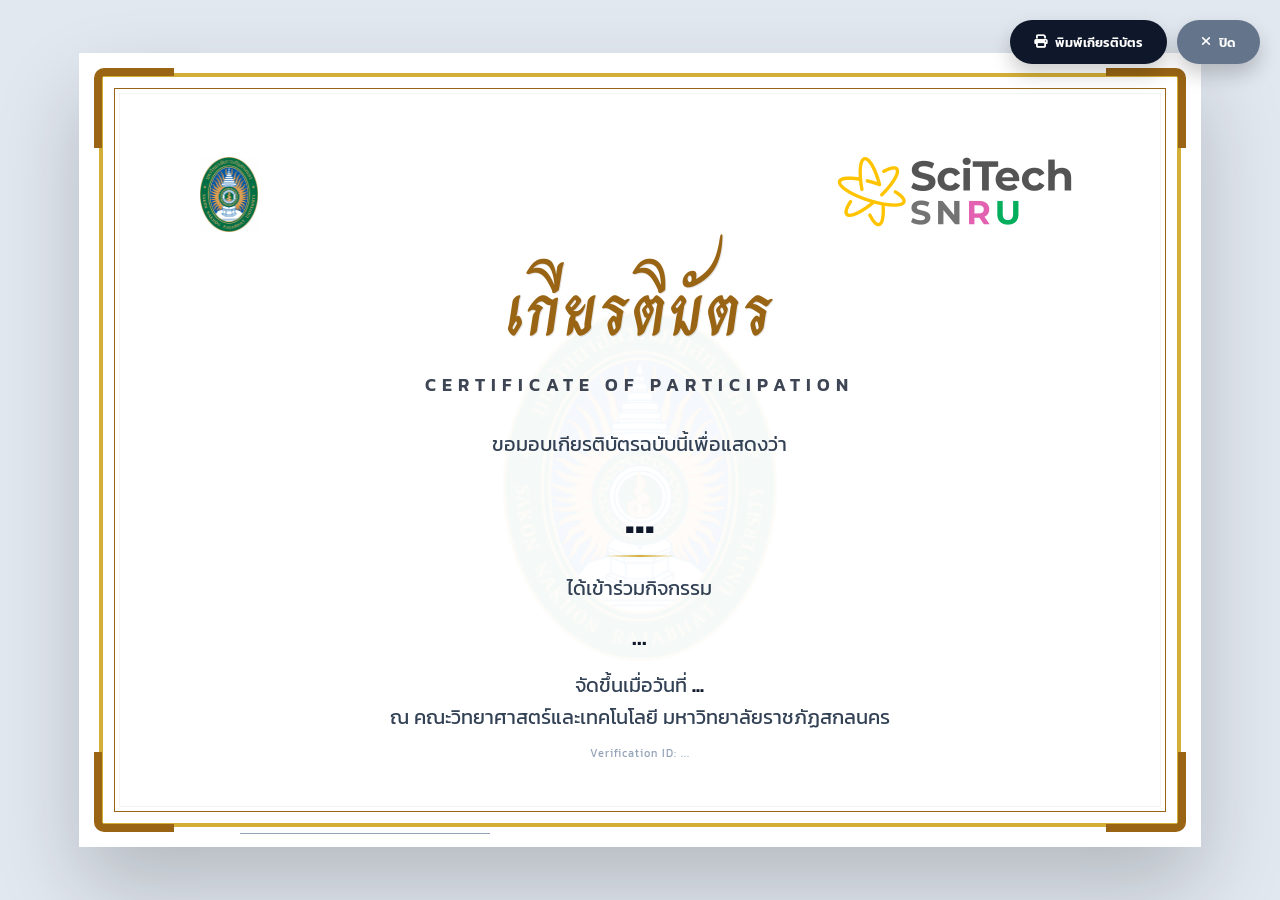
<file: certificate.html>
<!DOCTYPE html>
<html lang="th">
<head>
    <meta charset="UTF-8">
    <meta name="viewport" content="width=device-width, initial-scale=1.0">
    <title>เกียรติบัตร - University Activity Calendar</title>
    <link href="https://fonts.googleapis.com/css2?family=Kanit:wght@300;400;500;600;700&family=Charm:wght@400;700&display=swap" rel="stylesheet">
    <link rel="stylesheet" href="https://cdnjs.cloudflare.com/ajax/libs/font-awesome/6.4.0/css/all.min.css">
    <style>
        :root {
            --gold: #d4af37;
            --gold-dark: #996515;
            --navy: #0f172a;
            --white: #ffffff;
        }
        * { margin: 0; padding: 0; box-sizing: border-box; }
        
        @page {
            size: A4 landscape;
            margin: 0;
        }

        body {
            background: #e2e8f0;
            font-family: 'Kanit', sans-serif;
            display: flex;
            justify-content: center;
            align-items: center;
            min-height: 100vh;
            padding: 20px;
        }

        .certificate-container {
            width: 297mm;
            height: 210mm;
            background: var(--white);
            padding: 40px;
            position: relative;
            box-shadow: 0 40px 80px rgba(0,0,0,0.2);
            overflow: hidden;
            display: flex;
            justify-content: center;
            align-items: center;
        }

        /* Border with Ornaments */
        .border-outer {
            position: absolute;
            top: 20px; left: 20px; right: 20px; bottom: 20px;
            border: 4px solid var(--gold);
            pointer-events: none;
        }
        .border-inner {
            position: absolute;
            top: 35px; left: 35px; right: 35px; bottom: 35px;
            border: 1px solid var(--gold-dark);
            pointer-events: none;
        }
        
        /* Corner Ornaments (Simplified CSS version) */
        .corner {
            position: absolute;
            width: 80px; height: 80px;
            border: 8px solid var(--gold-dark);
            z-index: 5;
        }
        .top-left { top: 15px; left: 15px; border-right: none; border-bottom: none; border-radius: 10px 0 0 0; }
        .top-right { top: 15px; right: 15px; border-left: none; border-bottom: none; border-radius: 0 10px 0 0; }
        .bottom-left { bottom: 15px; left: 15px; border-right: none; border-top: none; border-radius: 0 0 0 10px; }
        .bottom-right { bottom: 15px; right: 15px; border-left: none; border-top: none; border-radius: 0 0 10px 0; }

        .certificate-content {
            width: 100%;
            height: 100%;
            border: 1px solid rgba(0,0,0,0.05);
            padding: 60px 80px;
            text-align: center;
            position: relative;
            z-index: 10;
            display: flex;
            flex-direction: column;
            justify-content: space-between;
        }

        /* Watermark */
        .certificate-content::before {
            content: '';
            position: absolute;
            top: 55%; left: 50%;
            transform: translate(-50%, -50%);
            width: 350px; height: 350px;
            background: url('static/img/snru_logo.png') no-repeat center;
            background-size: contain;
            opacity: 0.04;
            pointer-events: none;
            z-index: -1;
        }

        .header-logos {
            display: flex;
            justify-content: space-between;
            align-items: center;
            margin-bottom: 20px;
        }
        .header-logos img { height: 75px; object-fit: contain; }

        .cert-main-title {
            font-family: 'Charm', cursive;
            font-size: 72px;
            color: var(--gold-dark);
            font-weight: 700;
            margin-bottom: 5px;
            text-shadow: 1px 1px 0 rgba(0,0,0,0.1);
        }

        .cert-subtitle {
            font-size: 18px;
            text-transform: uppercase;
            letter-spacing: 6px;
            color: var(--navy);
            margin-bottom: 30px;
            font-weight: 600;
            opacity: 0.8;
        }

        .cert-body-text {
            font-size: 20px;
            color: #334155;
            line-height: 1.6;
        }

        .student-name {
            font-size: 48px;
            font-weight: 700;
            color: var(--navy);
            margin: 20px 0;
            position: relative;
            display: inline-block;
        }
        .student-name::after {
            content: '';
            position: absolute;
            bottom: -5px; left: -20px; right: -20px;
            height: 2px;
            background: linear-gradient(90deg, transparent, var(--gold), transparent);
        }

        .event-info {
            font-size: 24px;
            font-weight: 600;
            color: #0f172a;
            margin: 15px 0;
        }

        .cert-footer {
            display: flex;
            justify-content: space-between;
            align-items: flex-end;
            margin-top: 40px;
            padding: 0 40px;
        }

        .signature-box {
            width: 250px;
            text-align: center;
        }
        .signature-line {
            border-top: 1.5px solid #94a3b8;
            margin-top: 60px;
            padding-top: 10px;
        }
        .signature-name { font-size: 16px; font-weight: 700; color: var(--navy); }
        .signature-title { font-size: 13px; color: #64748b; }

        .cert-id-tag {
            position: absolute;
            bottom: 45px;
            left: 50%;
            transform: translateX(-50%);
            font-size: 11px;
            color: #94a3b8;
            letter-spacing: 1px;
        }

        .controls {
            position: fixed;
            top: 20px; right: 20px;
            display: flex; gap: 10px;
            z-index: 1000;
        }
        .btn-control {
            padding: 12px 24px;
            border-radius: 50px;
            border: none;
            background: var(--navy);
            color: white;
            font-family: 'Kanit', sans-serif;
            font-weight: 600;
            cursor: pointer;
            display: flex; align-items: center; gap: 8px;
            box-shadow: 0 10px 20px rgba(0,0,0,0.2);
            transition: 0.3s;
        }
        .btn-control:hover { transform: translateY(-3px); filter: brightness(1.2); }

        @media print {
            body { background: white; padding: 0; min-height: auto; }
            .controls { display: none; }
            .certificate-container { box-shadow: none; width: 297mm; height: 210mm; margin: 0; }
        }
    </style>
</head>
<body>
    <div class="controls">
        <button class="btn-control" onclick="window.print()">
            <i class="fa-solid fa-print"></i> พิมพ์เกียรติบัตร
        </button>
        <button class="btn-control" style="background:#64748b;" onclick="window.close()">
            <i class="fa-solid fa-xmark"></i> ปิด
        </button>
    </div>

    <div class="certificate-container">
        <!-- Borders & Corners -->
        <div class="border-outer"></div>
        <div class="border-inner"></div>
        <div class="corner top-left"></div>
        <div class="corner top-right"></div>
        <div class="corner bottom-left"></div>
        <div class="corner bottom-right"></div>

        <div class="certificate-content">
            <div class="header-logos">
                <img src="static/img/snru_logo.png" alt="SNRU">
                <div style="text-align: right;">
                    <img src="static/img/scitech_logo.png" alt="SciTech">
                </div>
            </div>
            
            <div>
                <h1 class="cert-main-title">เกียรติบัตร</h1>
                <p class="cert-subtitle">Certificate of Participation</p>

                <p class="cert-body-text">ขอมอบเกียรติบัตรฉบับนี้เพื่อแสดงว่า</p>
                <div class="student-name" id="cert-student-name">...</div>
                
                <p class="cert-body-text">ได้เข้าร่วมกิจกรรม</p>
                <div class="event-info" id="cert-event-title">...</div>
                
                <p class="cert-body-text">
                    จัดขึ้นเมื่อวันที่ <span id="cert-event-date" style="font-weight:700; color:var(--navy);">...</span><br>
                    ณ คณะวิทยาศาสตร์และเทคโนโลยี มหาวิทยาลัยราชภัฏสกลนคร
                </p>
            </div>

            <div class="cert-footer">
                <div class="signature-box">
                    <div class="signature-line">
                        <div class="signature-name">(ผู้ช่วยศาสตราจารย์ ดร.สันทนา กูลรัตน์)</div>
                        <div class="signature-title">คณบดีคณะวิทยาศาสตร์และเทคโนโลยี</div>
                    </div>
                </div>
                <div class="signature-box">
                    <div class="signature-line">
                        <div class="signature-name">(...................................................)</div>
                        <div class="signature-title">ประธานกรรมการดำเนินงาน</div>
                    </div>
                </div>
            </div>

            <div class="cert-id-tag" id="cert-id-text">Verification ID: ...</div>
        </div>
    </div>

    <script>
        async function loadCertData() {
            const urlParams = new URLSearchParams(window.location.search);
            const partId = urlParams.get('id');
            if (!partId) return;

            try {
                const res = await fetch(`/api/certificate/${partId}`);
                if (!res.ok) {
                    alert('ไม่สามารถโหลดข้อมูลเกียรติบัตรได้ หรือคุณไม่มีสิทธิ์เข้าถึง');
                    window.close();
                    return;
                }
                const data = await res.json();
                
                document.getElementById('cert-student-name').textContent = data.student_name;
                document.getElementById('cert-event-title').textContent = data.event_title;
                document.getElementById('cert-event-date').textContent = data.event_date;
                document.getElementById('cert-event-location').textContent = data.event_location || 'คณะวิทยาศาสตร์และเทคโนโลยี';
                document.getElementById('cert-id-text').textContent = 'CERT-ID: ' + data.id.substring(0,8).toUpperCase();
                
                document.title = `เกียรติบัตร_${data.student_name}_${data.event_title}`;
            } catch(e) {
                console.error(e);
            }
        }
        loadCertData();
    </script>
</body>
</html>
</file>
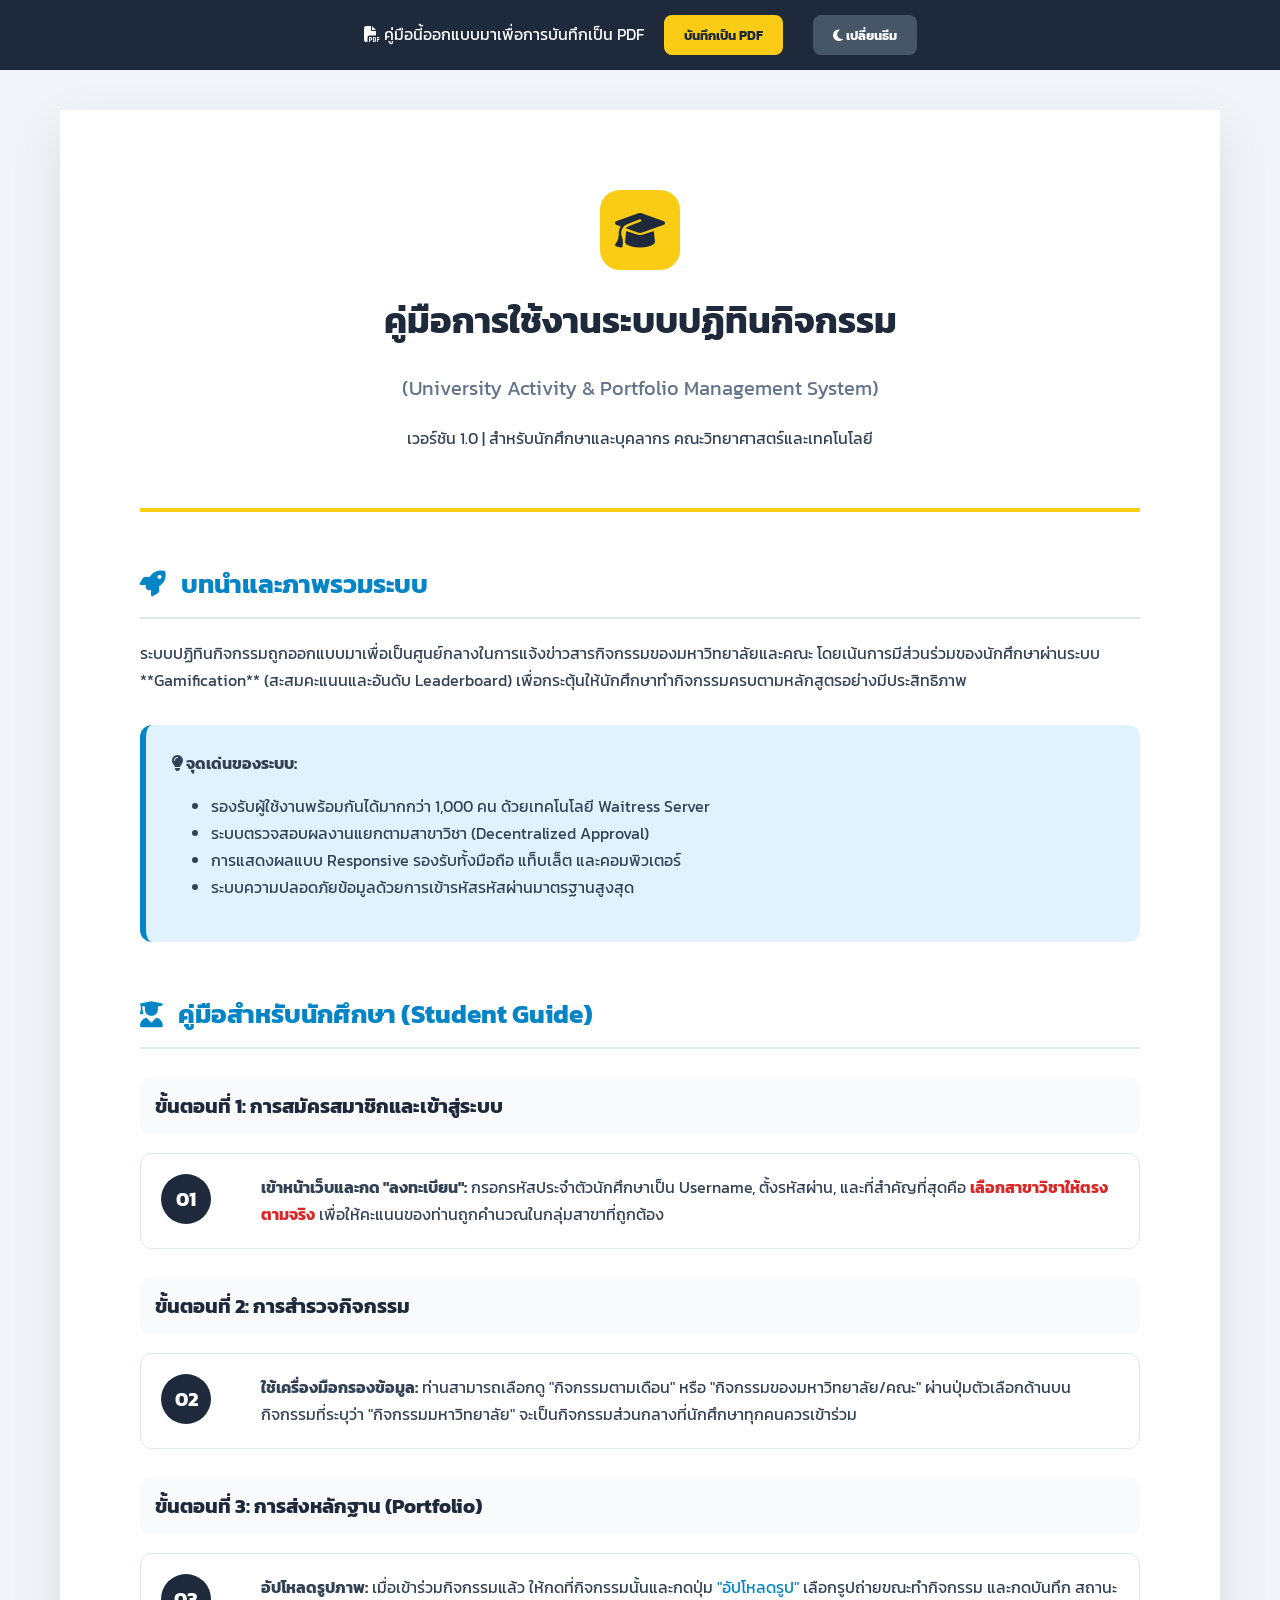
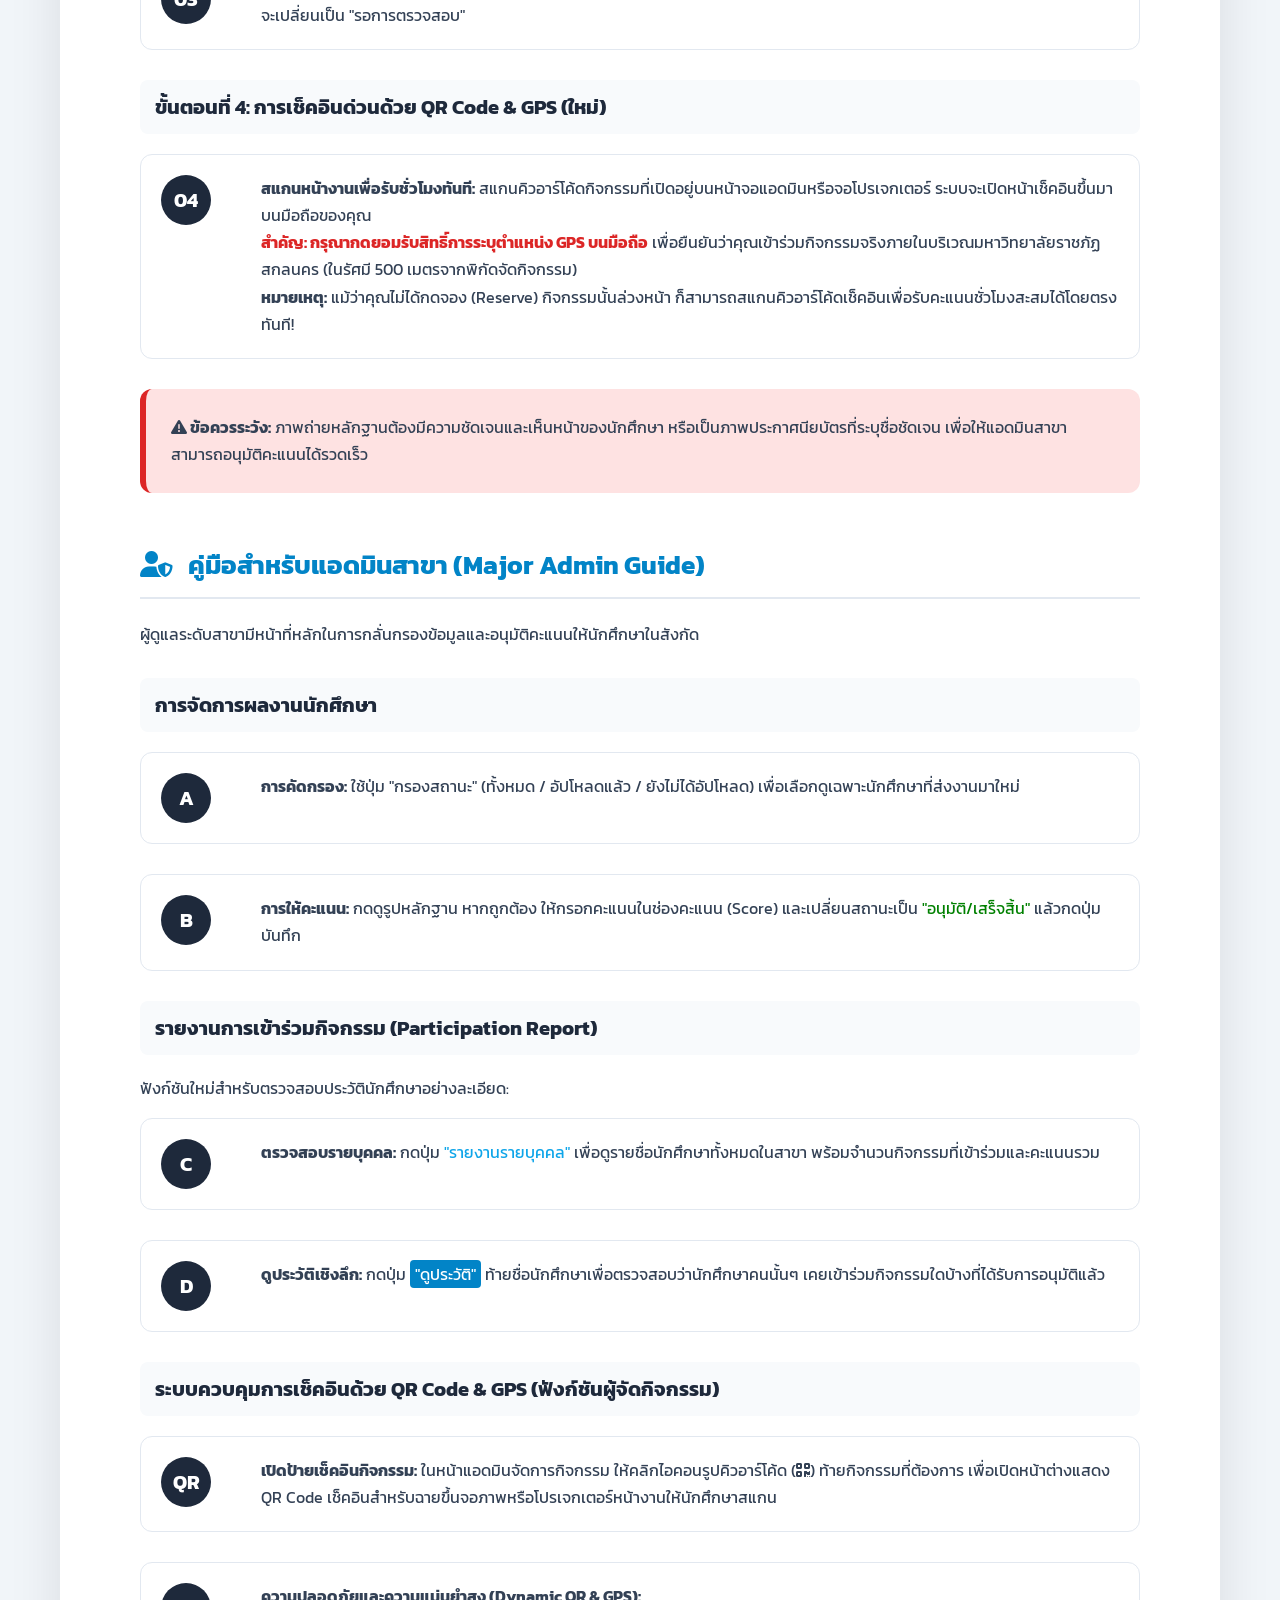
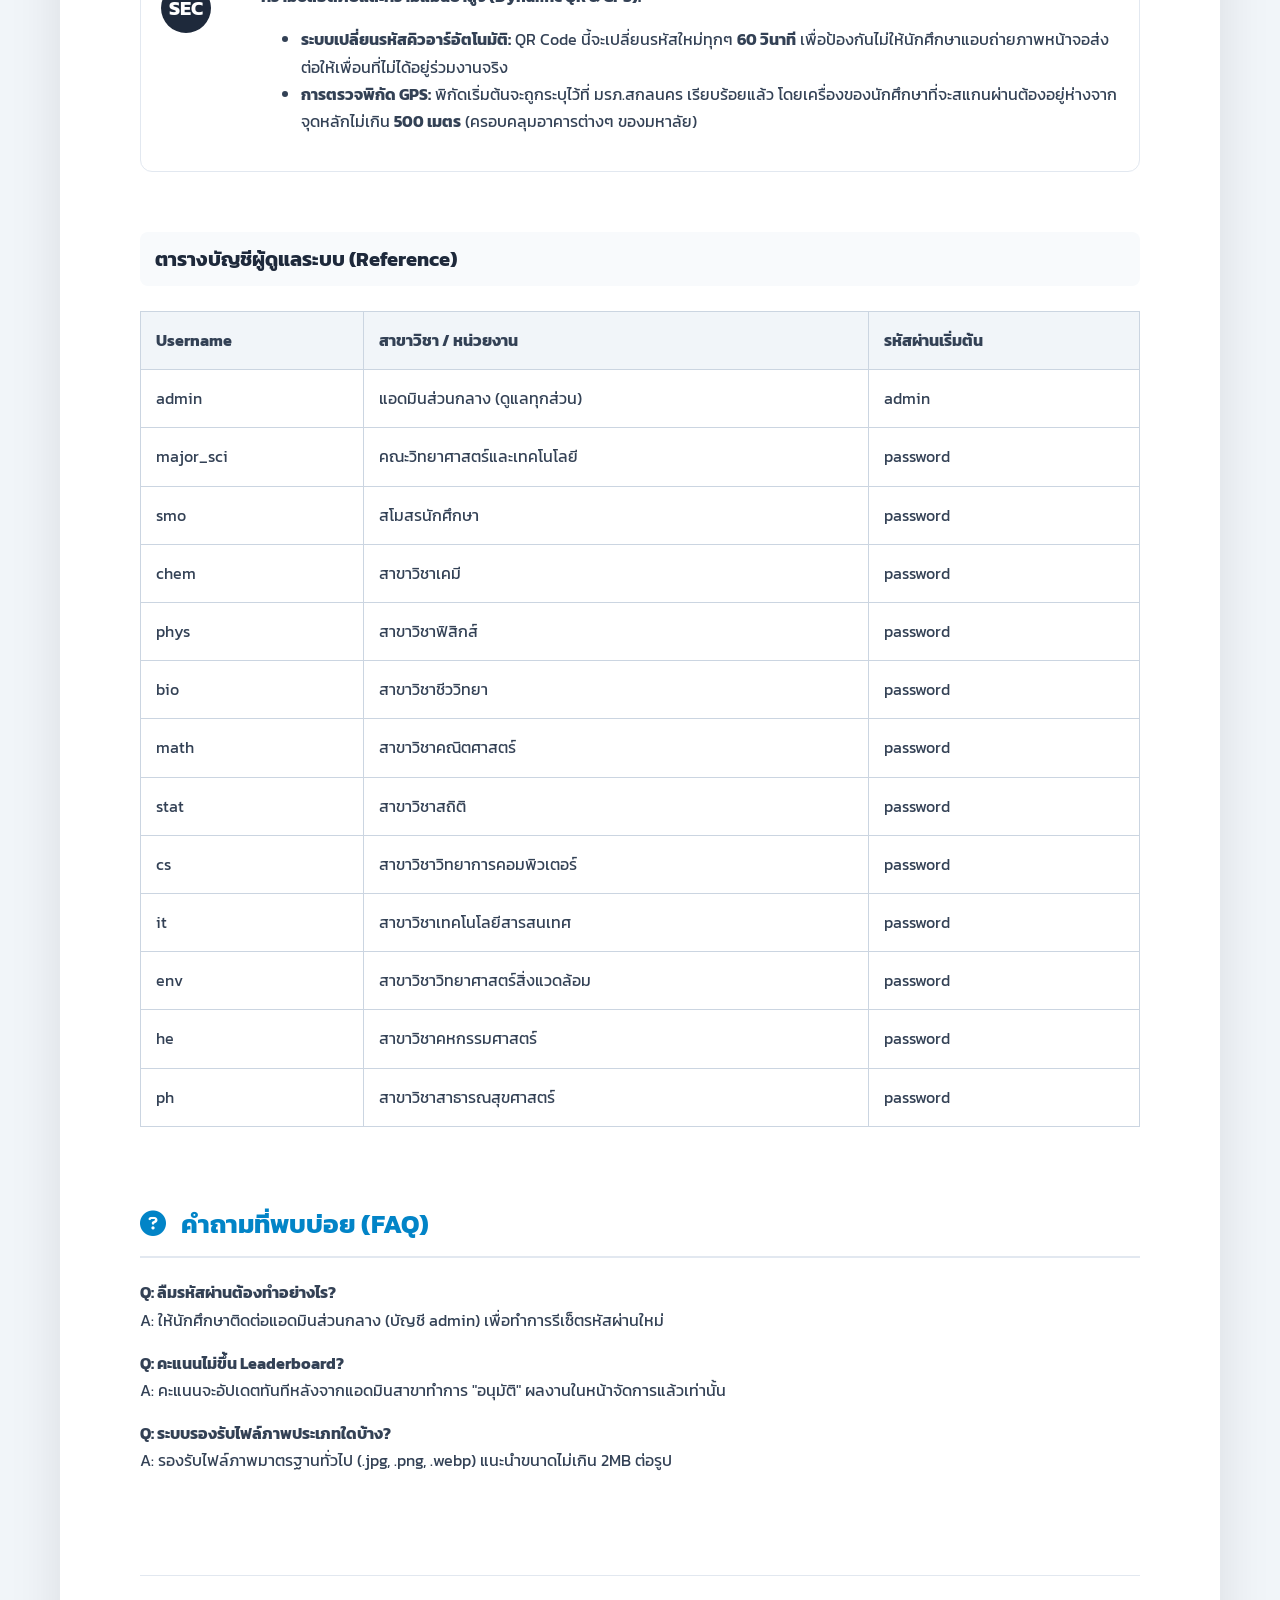
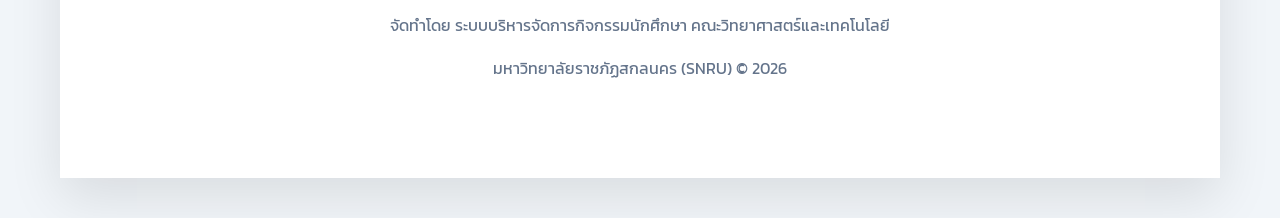
<file: manual.html>
<!DOCTYPE html>
<html lang="th">
<head>
    <meta charset="UTF-8">
    <meta name="viewport" content="width=device-width, initial-scale=1.0">
    <title>คู่มือการใช้งานระบบปฏิทินกิจกรรมฉบับละเอียด - University Activity System</title>
    <link href="https://fonts.googleapis.com/css2?family=Kanit:wght@300;400;600;700&display=swap" rel="stylesheet">
    <link rel="stylesheet" href="https://cdnjs.cloudflare.com/ajax/libs/font-awesome/6.4.0/css/all.min.css">
    <script src="theme-loader.js"></script>
    <style>
        :root {
            --primary: #facc15;
            --primary-dark: #eab308;
            --secondary: #1e293b;
            --accent: #0284c7;
            --text: #334155;
            --bg: #f1f5f9;
            --card-bg: #ffffff;
            --border: #e2e8f0;
        }
        html.dark-theme body {
            --secondary: #0f172a;
            --accent: #0ea5e9;
            --text: #f8fafc;
            --bg: #0f172a;
            --card-bg: #1e293b;
            --border: #334155;
        }
        body {
            font-family: 'Kanit', sans-serif;
            margin: 0;
            padding: 0;
            background-color: var(--bg);
            color: var(--text);
            line-height: 1.7;
        }
        .no-print-bar {
            background: var(--secondary);
            color: white;
            padding: 15px;
            text-align: center;
            position: sticky;
            top: 0;
            z-index: 100;
            display: flex;
            justify-content: center;
            align-items: center;
            gap: 20px;
        }
        .container {
            max-width: 1000px;
            margin: 40px auto;
            background: var(--card-bg);
            padding: 80px;
            box-shadow: 0 20px 50px rgba(0,0,0,0.1);
            border-radius: 0px; /* Traditional PDF look */
            transition: background 0.3s;
        }
        header {
            text-align: center;
            border-bottom: 4px solid var(--primary);
            padding-bottom: 40px;
            margin-bottom: 50px;
        }
        .logo-placeholder {
            width: 80px;
            height: 80px;
            background: var(--primary);
            border-radius: 20px;
            display: flex;
            align-items: center;
            justify-content: center;
            margin: 0 auto 20px;
            color: var(--secondary);
            font-size: 40px;
        }
        h1 { font-size: 36px; margin: 0; color: var(--secondary); }
        h2 { 
            font-size: 26px; 
            color: var(--accent); 
            margin-top: 50px; 
            border-bottom: 2px solid #e2e8f0;
            padding-bottom: 10px;
            display: flex;
            align-items: center;
            gap: 15px;
        }
        h3 { 
            font-size: 20px; 
            color: var(--secondary); 
            margin-top: 30px; 
            background: #f8fafc;
            padding: 10px 15px;
            border-radius: 8px;
        }
        .guide-box {
            display: grid;
            grid-template-columns: 80px 1fr;
            gap: 20px;
            margin-bottom: 30px;
            padding: 20px;
            border: 1px solid #e2e8f0;
            border-radius: 12px;
            transition: all 0.3s;
        }
        .guide-box:hover {
            border-color: var(--primary);
            background: #fffdf5;
        }
        .step-num {
            width: 50px;
            height: 50px;
            background: var(--secondary);
            color: white;
            border-radius: 50%;
            display: flex;
            align-items: center;
            justify-content: center;
            font-weight: 700;
            font-size: 20px;
        }
        .info-card {
            background: #e0f2fe;
            border-radius: 12px;
            padding: 25px;
            margin: 30px 0;
            border-left: 6px solid var(--accent);
        }
        .warning-card {
            background: #fee2e2;
            border-radius: 12px;
            padding: 25px;
            margin: 30px 0;
            border-left: 6px solid #dc2626;
        }
        .table-responsive { overflow-x: auto; }
        table {
            width: 100%;
            border-collapse: collapse;
            margin: 25px 0;
        }
        th, td {
            border: 1px solid #cbd5e1;
            padding: 15px;
            text-align: left;
        }
        th { background: #f1f5f9; font-weight: 700; }
        .highlight { color: #dc2626; font-weight: 700; }
        
        .print-btn {
            background: var(--primary);
            color: var(--secondary);
            border: none;
            padding: 10px 20px;
            border-radius: 8px;
            font-weight: 700;
            cursor: pointer;
            font-family: 'Kanit', sans-serif;
        }
        @media (max-width: 768px) {
            .no-print-bar { flex-direction: column; gap: 10px; }
            .container { padding: 30px 15px; margin: 0; }
            h1 { font-size: 28px; }
            .guide-box { grid-template-columns: 1fr; text-align: center; }
            .step-num { margin: 0 auto; }
        }
        @media print {
            .no-print-bar { display: none; }
            .container { margin: 0; box-shadow: none; padding: 40px; }
            body { background: white; }
            h2 { page-break-before: always; }
        }
    </style>
</head>
<body>

    <div class="no-print-bar">
        <span><i class="fa-solid fa-file-pdf"></i> คู่มือนี้ออกแบบมาเพื่อการบันทึกเป็น PDF</span>
        <button class="print-btn" onclick="window.print()" style="margin-right:10px;">บันทึกเป็น PDF</button>
        <button class="print-btn" onclick="toggleTheme()" style="background:#475569; color:white;"><i id="theme-toggle-icon" class="fa-solid fa-moon"></i> เปลี่ยนธีม</button>
    </div>

    <div class="container">
        <header>
            <div class="logo-placeholder"><i class="fa-solid fa-graduation-cap"></i></div>
            <h1>คู่มือการใช้งานระบบปฏิทินกิจกรรม</h1>
            <p style="font-size: 20px; color: #64748b;">(University Activity & Portfolio Management System)</p>
            <p>เวอร์ชัน 1.0 | สำหรับนักศึกษาและบุคลากร คณะวิทยาศาสตร์และเทคโนโลยี</p>
        </header>

        <section>
            <h2><i class="fa-solid fa-rocket"></i> บทนำและภาพรวมระบบ</h2>
            <p>ระบบปฏิทินกิจกรรมถูกออกแบบมาเพื่อเป็นศูนย์กลางในการแจ้งข่าวสารกิจกรรมของมหาวิทยาลัยและคณะ โดยเน้นการมีส่วนร่วมของนักศึกษาผ่านระบบ **Gamification** (สะสมคะแนนและอันดับ Leaderboard) เพื่อกระตุ้นให้นักศึกษาทำกิจกรรมครบตามหลักสูตรอย่างมีประสิทธิภาพ</p>
            
            <div class="info-card">
                <strong><i class="fa-solid fa-lightbulb"></i> จุดเด่นของระบบ:</strong>
                <ul>
                    <li>รองรับผู้ใช้งานพร้อมกันได้มากกว่า 1,000 คน ด้วยเทคโนโลยี Waitress Server</li>
                    <li>ระบบตรวจสอบผลงานแยกตามสาขาวิชา (Decentralized Approval)</li>
                    <li>การแสดงผลแบบ Responsive รองรับทั้งมือถือ แท็บเล็ต และคอมพิวเตอร์</li>
                    <li>ระบบความปลอดภัยข้อมูลด้วยการเข้ารหัสรหัสผ่านมาตรฐานสูงสุด</li>
                </ul>
            </div>
        </section>

        <section>
            <h2><i class="fa-solid fa-user-graduate"></i> คู่มือสำหรับนักศึกษา (Student Guide)</h2>
            
            <h3>ขั้นตอนที่ 1: การสมัครสมาชิกและเข้าสู่ระบบ</h3>
            <div class="guide-box">
                <div class="step-num">01</div>
                <div>
                    <strong>เข้าหน้าเว็บและกด "ลงทะเบียน":</strong> กรอกรหัสประจำตัวนักศึกษาเป็น Username, ตั้งรหัสผ่าน, และที่สำคัญที่สุดคือ <span class="highlight">เลือกสาขาวิชาให้ตรงตามจริง</span> เพื่อให้คะแนนของท่านถูกคำนวณในกลุ่มสาขาที่ถูกต้อง
                </div>
            </div>

            <h3>ขั้นตอนที่ 2: การสำรวจกิจกรรม</h3>
            <div class="guide-box">
                <div class="step-num">02</div>
                <div>
                    <strong>ใช้เครื่องมือกรองข้อมูล:</strong> ท่านสามารถเลือกดู "กิจกรรมตามเดือน" หรือ "กิจกรรมของมหาวิทยาลัย/คณะ" ผ่านปุ่มตัวเลือกด้านบน กิจกรรมที่ระบุว่า "กิจกรรมมหาวิทยาลัย" จะเป็นกิจกรรมส่วนกลางที่นักศึกษาทุกคนควรเข้าร่วม
                </div>
            </div>

            <h3>ขั้นตอนที่ 3: การส่งหลักฐาน (Portfolio)</h3>
            <div class="guide-box">
                <div class="step-num">03</div>
                <div>
                    <strong>อัปโหลดรูปภาพ:</strong> เมื่อเข้าร่วมกิจกรรมแล้ว ให้กดที่กิจกรรมนั้นและกดปุ่ม <span style="color:var(--accent)">"อัปโหลดรูป"</span> เลือกรูปถ่ายขณะทำกิจกรรม และกดบันทึก สถานะจะเปลี่ยนเป็น "รอการตรวจสอบ"
                </div>
            </div>

            <h3>ขั้นตอนที่ 4: การเช็คอินด่วนด้วย QR Code & GPS (ใหม่)</h3>
            <div class="guide-box">
                <div class="step-num">04</div>
                <div>
                    <strong>สแกนหน้างานเพื่อรับชั่วโมงทันที:</strong> สแกนคิวอาร์โค้ดกิจกรรมที่เปิดอยู่บนหน้าจอแอดมินหรือจอโปรเจกเตอร์ ระบบจะเปิดหน้าเช็คอินขึ้นมาบนมือถือของคุณ 
                    <br><span class="highlight">สำคัญ: กรุณากดยอมรับสิทธิ์การระบุตำแหน่ง GPS บนมือถือ</span> เพื่อยืนยันว่าคุณเข้าร่วมกิจกรรมจริงภายในบริเวณมหาวิทยาลัยราชภัฏสกลนคร (ในรัศมี 500 เมตรจากพิกัดจัดกิจกรรม)
                    <br><strong>หมายเหตุ:</strong> แม้ว่าคุณไม่ได้กดจอง (Reserve) กิจกรรมนั้นล่วงหน้า ก็สามารถสแกนคิวอาร์โค้ดเช็คอินเพื่อรับคะแนนชั่วโมงสะสมได้โดยตรงทันที!
                </div>
            </div>

            <div class="warning-card">
                <strong><i class="fa-solid fa-triangle-exclamation"></i> ข้อควรระวัง:</strong>
                ภาพถ่ายหลักฐานต้องมีความชัดเจนและเห็นหน้าของนักศึกษา หรือเป็นภาพประกาศนียบัตรที่ระบุชื่อชัดเจน เพื่อให้แอดมินสาขาสามารถอนุมัติคะแนนได้รวดเร็ว
            </div>
        </section>

        <section>
            <h2><i class="fa-solid fa-user-shield"></i> คู่มือสำหรับแอดมินสาขา (Major Admin Guide)</h2>
            <p>ผู้ดูแลระดับสาขามีหน้าที่หลักในการกลั่นกรองข้อมูลและอนุมัติคะแนนให้นักศึกษาในสังกัด</p>

            <h3>การจัดการผลงานนักศึกษา</h3>
            <div class="guide-box">
                <div class="step-num">A</div>
                <div>
                    <strong>การคัดกรอง:</strong> ใช้ปุ่ม "กรองสถานะ" (ทั้งหมด / อัปโหลดแล้ว / ยังไม่ได้อัปโหลด) เพื่อเลือกดูเฉพาะนักศึกษาที่ส่งงานมาใหม่
                </div>
            </div>
            <div class="guide-box">
                <div class="step-num">B</div>
                <div>
                    <strong>การให้คะแนน:</strong> กดดูรูปหลักฐาน หากถูกต้อง ให้กรอกคะแนนในช่องคะแนน (Score) และเปลี่ยนสถานะเป็น <span style="color:green">"อนุมัติ/เสร็จสิ้น"</span> แล้วกดปุ่มบันทึก
                </div>
            </div>

            <h3>รายงานการเข้าร่วมกิจกรรม (Participation Report)</h3>
            <p>ฟังก์ชันใหม่สำหรับตรวจสอบประวัตินักศึกษาอย่างละเอียด:</p>
            <div class="guide-box">
                <div class="step-num">C</div>
                <div>
                    <strong>ตรวจสอบรายบุคคล:</strong> กดปุ่ม <span style="color:#0ea5e9">"รายงานรายบุคคล"</span> เพื่อดูรายชื่อนักศึกษาทั้งหมดในสาขา พร้อมจำนวนกิจกรรมที่เข้าร่วมและคะแนนรวม
                </div>
            </div>
            <div class="guide-box">
                <div class="step-num">D</div>
                <div>
                    <strong>ดูประวัติเชิงลึก:</strong> กดปุ่ม <span style="color:white; background:#0284c7; padding:2px 5px; border-radius:4px;">"ดูประวัติ"</span> ท้ายชื่อนักศึกษาเพื่อตรวจสอบว่านักศึกษาคนนั้นๆ เคยเข้าร่วมกิจกรรมใดบ้างที่ได้รับการอนุมัติแล้ว
                </div>
            </div>

            <h3>ระบบควบคุมการเช็คอินด้วย QR Code & GPS (ฟังก์ชันผู้จัดกิจกรรม)</h3>
            <div class="guide-box">
                <div class="step-num">QR</div>
                <div>
                    <strong>เปิดป้ายเช็คอินกิจกรรม:</strong> ในหน้าแอดมินจัดการกิจกรรม ให้คลิกไอคอนรูปคิวอาร์โค้ด (<i class="fa-solid fa-qrcode"></i>) ท้ายกิจกรรมที่ต้องการ เพื่อเปิดหน้าต่างแสดง QR Code เช็คอินสำหรับฉายขึ้นจอภาพหรือโปรเจกเตอร์หน้างานให้นักศึกษาสแกน
                </div>
            </div>
            <div class="guide-box">
                <div class="step-num">SEC</div>
                <div>
                    <strong>ความปลอดภัยและความแม่นยำสูง (Dynamic QR & GPS):</strong> 
                    <ul>
                        <li><strong>ระบบเปลี่ยนรหัสคิวอาร์อัตโนมัติ:</strong> QR Code นี้จะเปลี่ยนรหัสใหม่ทุกๆ <strong>60 วินาที</strong> เพื่อป้องกันไม่ให้นักศึกษาแอบถ่ายภาพหน้าจอส่งต่อให้เพื่อนที่ไม่ได้อยู่ร่วมงานจริง</li>
                        <li><strong>การตรวจพิกัด GPS:</strong> พิกัดเริ่มต้นจะถูกระบุไว้ที่ มรภ.สกลนคร เรียบร้อยแล้ว โดยเครื่องของนักศึกษาที่จะสแกนผ่านต้องอยู่ห่างจากจุดหลักไม่เกิน <strong>500 เมตร</strong> (ครอบคลุมอาคารต่างๆ ของมหาลัย)</li>
                    </ul>
                </div>
            </div>

            <div class="table-responsive">
                <h3>ตารางบัญชีผู้ดูแลระบบ (Reference)</h3>
                <table>
                    <thead>
                        <tr>
                            <th>Username</th>
                            <th>สาขาวิชา / หน่วยงาน</th>
                            <th>รหัสผ่านเริ่มต้น</th>
                        </tr>
                    </thead>
                    <tbody>
                        <tr><td>admin</td><td>แอดมินส่วนกลาง (ดูแลทุกส่วน)</td><td>admin</td></tr>
                        <tr><td>major_sci</td><td>คณะวิทยาศาสตร์และเทคโนโลยี</td><td>password</td></tr>
                        <tr><td>smo</td><td>สโมสรนักศึกษา</td><td>password</td></tr>
                        <tr><td>chem</td><td>สาขาวิชาเคมี</td><td>password</td></tr>
                        <tr><td>phys</td><td>สาขาวิชาฟิสิกส์</td><td>password</td></tr>
                        <tr><td>bio</td><td>สาขาวิชาชีววิทยา</td><td>password</td></tr>
                        <tr><td>math</td><td>สาขาวิชาคณิตศาสตร์</td><td>password</td></tr>
                        <tr><td>stat</td><td>สาขาวิชาสถิติ</td><td>password</td></tr>
                        <tr><td>cs</td><td>สาขาวิชาวิทยาการคอมพิวเตอร์</td><td>password</td></tr>
                        <tr><td>it</td><td>สาขาวิชาเทคโนโลยีสารสนเทศ</td><td>password</td></tr>
                        <tr><td>env</td><td>สาขาวิชาวิทยาศาสตร์สิ่งแวดล้อม</td><td>password</td></tr>
                        <tr><td>he</td><td>สาขาวิชาคหกรรมศาสตร์</td><td>password</td></tr>
                        <tr><td>ph</td><td>สาขาวิชาสาธารณสุขศาสตร์</td><td>password</td></tr>
                    </tbody>
                </table>
            </div>
        </section>

        <section>
            <h2><i class="fa-solid fa-circle-question"></i> คำถามที่พบบ่อย (FAQ)</h2>
            <p><strong>Q: ลืมรหัสผ่านต้องทำอย่างไร?</strong><br>A: ให้นักศึกษาติดต่อแอดมินส่วนกลาง (บัญชี admin) เพื่อทำการรีเซ็ตรหัสผ่านใหม่</p>
            <p><strong>Q: คะแนนไม่ขึ้น Leaderboard?</strong><br>A: คะแนนจะอัปเดตทันทีหลังจากแอดมินสาขาทำการ "อนุมัติ" ผลงานในหน้าจัดการแล้วเท่านั้น</p>
            <p><strong>Q: ระบบรองรับไฟล์ภาพประเภทใดบ้าง?</strong><br>A: รองรับไฟล์ภาพมาตรฐานทั่วไป (.jpg, .png, .webp) แนะนำขนาดไม่เกิน 2MB ต่อรูป</p>
        </section>

        <footer style="margin-top: 100px; border-top: 1px solid #e2e8f0; padding-top: 20px; text-align: center; color: #64748b;">
            <p>จัดทำโดย ระบบบริหารจัดการกิจกรรมนักศึกษา คณะวิทยาศาสตร์และเทคโนโลยี</p>
            <p>มหาวิทยาลัยราชภัฏสกลนคร (SNRU) © 2026</p>
        </footer>
    </div>
</body>
</html>
</file>
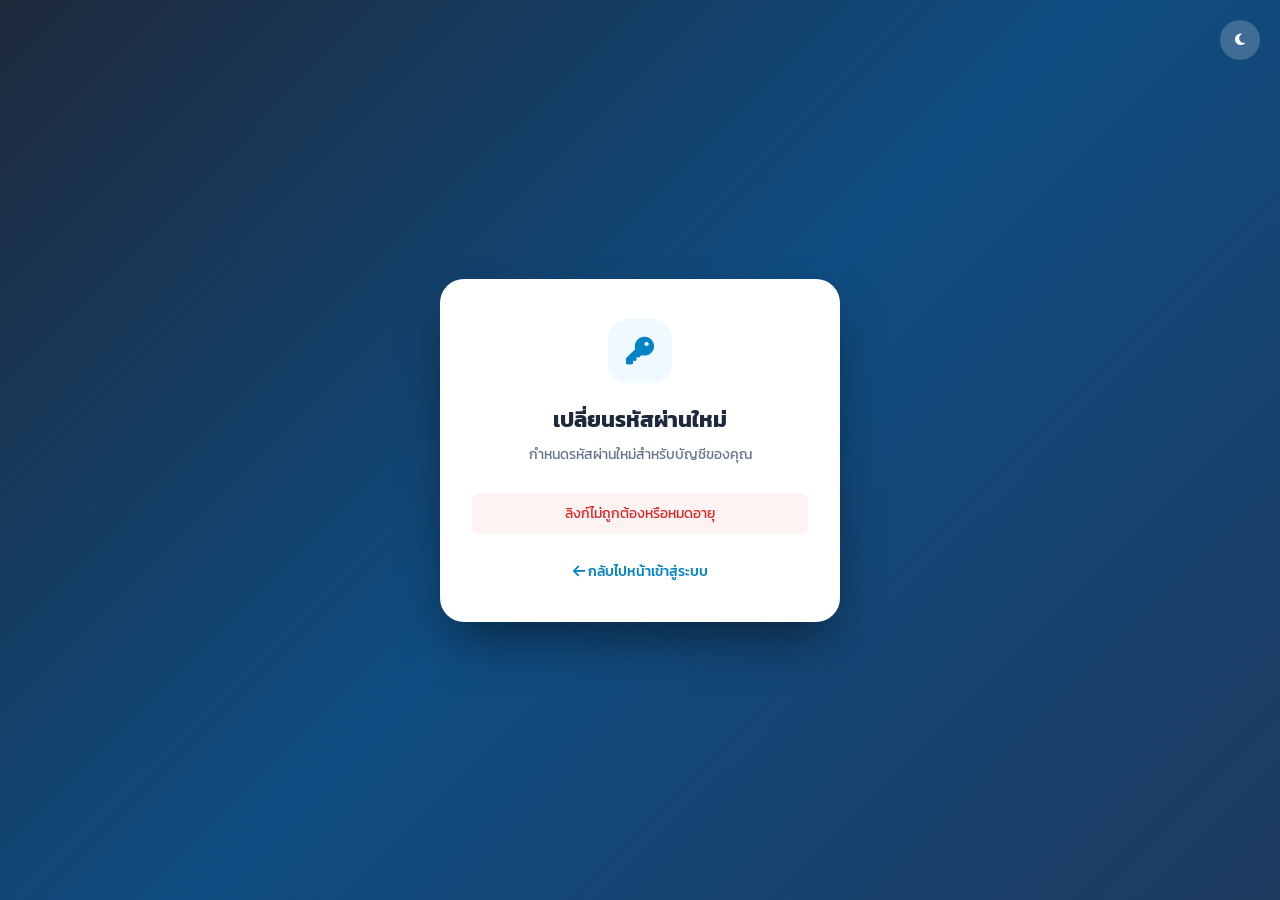
<file: reset_password.html>
<!DOCTYPE html>
<html lang="th">
<head>
    <meta charset="UTF-8">
    <meta name="viewport" content="width=device-width, initial-scale=1.0">
    <title>เปลี่ยนรหัสผ่านใหม่ - ปฏิทินกิจกรรมนักศึกษา 2569</title>
    <link href="https://fonts.googleapis.com/css2?family=Kanit:wght@300;400;500;600;700&display=swap" rel="stylesheet">
    <link rel="stylesheet" href="https://cdnjs.cloudflare.com/ajax/libs/font-awesome/6.4.0/css/all.min.css">
    <script src="theme-loader.js"></script>
    <style>
        * { margin: 0; padding: 0; box-sizing: border-box; font-family: 'Kanit', sans-serif; }

        .theme-toggle-fixed {
            position: fixed;
            top: 20px;
            right: 20px;
            background: rgba(255,255,255,0.2);
            color: white;
            border: none;
            width: 40px; height: 40px;
            border-radius: 50%;
            cursor: pointer;
            display: flex;
            align-items: center;
            justify-content: center;
            backdrop-filter: blur(10px);
            z-index: 1000;
            transition: all 0.3s;
        }
        .theme-toggle-fixed:hover { background: rgba(255,255,255,0.3); }

        html.dark-theme .reset-card {
            background: #1e293b;
            color: white;
            border: 1px solid rgba(255,255,255,0.1);
        }
        html.dark-theme h1 { color: white; }
        html.dark-theme p { color: #94a3b8; }
        html.dark-theme label { color: #cbd5e1; }
        html.dark-theme input {
            background: #0f172a;
            color: white;
            border-color: #334155;
        }
        html.dark-theme .icon-box { background: rgba(255,255,255,0.05); color: #0ea5e9; }
        body {
            background: linear-gradient(135deg, #1e293b 0%, #0f4c81 50%, #1e3a5f 100%);
            min-height: 100vh;
            display: flex;
            justify-content: center;
            align-items: center;
            padding: 20px;
        }
        .reset-card {
            background: white;
            border-radius: 24px;
            padding: 40px 32px;
            width: 100%;
            max-width: 400px;
            box-shadow: 0 25px 50px -12px rgba(0, 0, 0, 0.5);
            text-align: center;
        }
        .icon-box {
            width: 64px; height: 64px;
            background: #f0f9ff;
            color: #0284c7;
            border-radius: 20px;
            display: inline-flex;
            align-items: center;
            justify-content: center;
            font-size: 28px;
            margin-bottom: 20px;
        }
        h1 { font-size: 22px; color: #1e293b; margin-bottom: 8px; }
        p { font-size: 14px; color: #64748b; margin-bottom: 28px; }
        
        .form-group { text-align: left; margin-bottom: 20px; }
        label { display: block; margin-bottom: 8px; font-size: 13px; font-weight: 600; color: #334155; }
        .input-wrapper { position: relative; }
        .input-wrapper i { position: absolute; left: 14px; top: 50%; transform: translateY(-50%); color: #94a3b8; }
        input {
            width: 100%;
            padding: 12px 12px 12px 42px;
            border: 1.5px solid #e2e8f0;
            border-radius: 12px;
            font-size: 15px;
            transition: all 0.2s;
        }
        input:focus { outline: none; border-color: #0284c7; box-shadow: 0 0 0 4px rgba(2,132,199,0.1); }
        
        .btn-submit {
            width: 100%;
            padding: 14px;
            background: #0284c7;
            color: white;
            border: none;
            border-radius: 12px;
            font-size: 16px;
            font-weight: 600;
            cursor: pointer;
            transition: all 0.2s;
            margin-top: 10px;
        }
        .btn-submit:hover { background: #0369a1; transform: translateY(-1px); }
        .btn-submit:disabled { background: #94a3b8; cursor: not-allowed; transform: none; }
        
        #message { margin-top: 16px; font-size: 14px; padding: 10px; border-radius: 8px; display: none; }
        .error { display: block !important; background: #fef2f2; color: #dc2626; }
        .success { display: block !important; background: #f0fdf4; color: #16a34a; }
    </style>
</head>
<body>
    <button class="theme-toggle-fixed" onclick="toggleTheme()">
        <i id="theme-toggle-icon" class="fa-solid fa-moon"></i>
    </button>
    <div class="reset-card">
        <div class="icon-box"><i class="fa-solid fa-key"></i></div>
        <h1>เปลี่ยนรหัสผ่านใหม่</h1>
        <p id="sub-title">กำหนดรหัสผ่านใหม่สำหรับบัญชีของคุณ</p>
        
        <div id="reset-form">
            <div class="form-group">
                <label>รหัสผ่านใหม่</label>
                <div class="input-wrapper">
                    <i class="fa-solid fa-lock"></i>
                    <input type="password" id="new-password" placeholder="อย่างน้อย 6 ตัวอักษร">
                </div>
            </div>
            <div class="form-group">
                <label>ยืนยันรหัสผ่านใหม่</label>
                <div class="input-wrapper">
                    <i class="fa-solid fa-shield-check"></i>
                    <input type="password" id="confirm-password" placeholder="กรอกรหัสผ่านอีกครั้ง">
                </div>
            </div>
            <button class="btn-submit" onclick="doReset()" id="submit-btn">ยืนยันการเปลี่ยนรหัส</button>
        </div>
        
        <div id="message"></div>
        
        <div style="margin-top: 24px;">
            <a href="/login" style="color:#0284c7; text-decoration:none; font-size:14px; font-weight:500;">
                <i class="fa-solid fa-arrow-left"></i> กลับไปหน้าเข้าสู่ระบบ
            </a>
        </div>
    </div>

    <script>
        const urlParams = new URLSearchParams(window.location.search);
        const token = urlParams.get('token');

        if (!token) {
            document.getElementById('reset-form').style.display = 'none';
            showMessage('ลิงก์ไม่ถูกต้องหรือหมดอายุ', 'error');
        }

        function showMessage(text, type) {
            const el = document.getElementById('message');
            el.textContent = text;
            el.className = type;
        }

        async function doReset() {
            const newPw = document.getElementById('new-password').value;
            const confirm = document.getElementById('confirm-password').value;
            
            if (newPw.length < 6) {
                showMessage('รหัสผ่านต้องมีอย่างน้อย 6 ตัวอักษร', 'error');
                return;
            }
            if (newPw !== confirm) {
                showMessage('รหัสผ่านไม่ตรงกัน', 'error');
                return;
            }

            const btn = document.getElementById('submit-btn');
            btn.disabled = true;
            btn.textContent = 'กำลังบันทึก...';

            try {
                const res = await fetch('/api/auth/reset-password', {
                    method: 'POST',
                    headers: {'Content-Type': 'application/json'},
                    body: JSON.stringify({ token: token, newPassword: newPw })
                });
                const data = await res.json();
                if (data.success) {
                    showMessage('✓ เปลี่ยนรหัสผ่านสำเร็จแล้ว! กำลังพากลับไปหน้า Login...', 'success');
                    document.getElementById('reset-form').style.display = 'none';
                    setTimeout(() => window.location.href = '/login', 2500);
                } else {
                    showMessage(data.message || 'เกิดข้อผิดพลาด', 'error');
                    btn.disabled = false;
                    btn.textContent = 'ยืนยันการเปลี่ยนรหัส';
                }
            } catch(e) {
                showMessage('ไม่สามารถเชื่อมต่อเซิร์ฟเวอร์ได้', 'error');
                btn.disabled = false;
                btn.textContent = 'ยืนยันการเปลี่ยนรหัส';
            }
        }
    </script>
</body>
</html>
</file>
